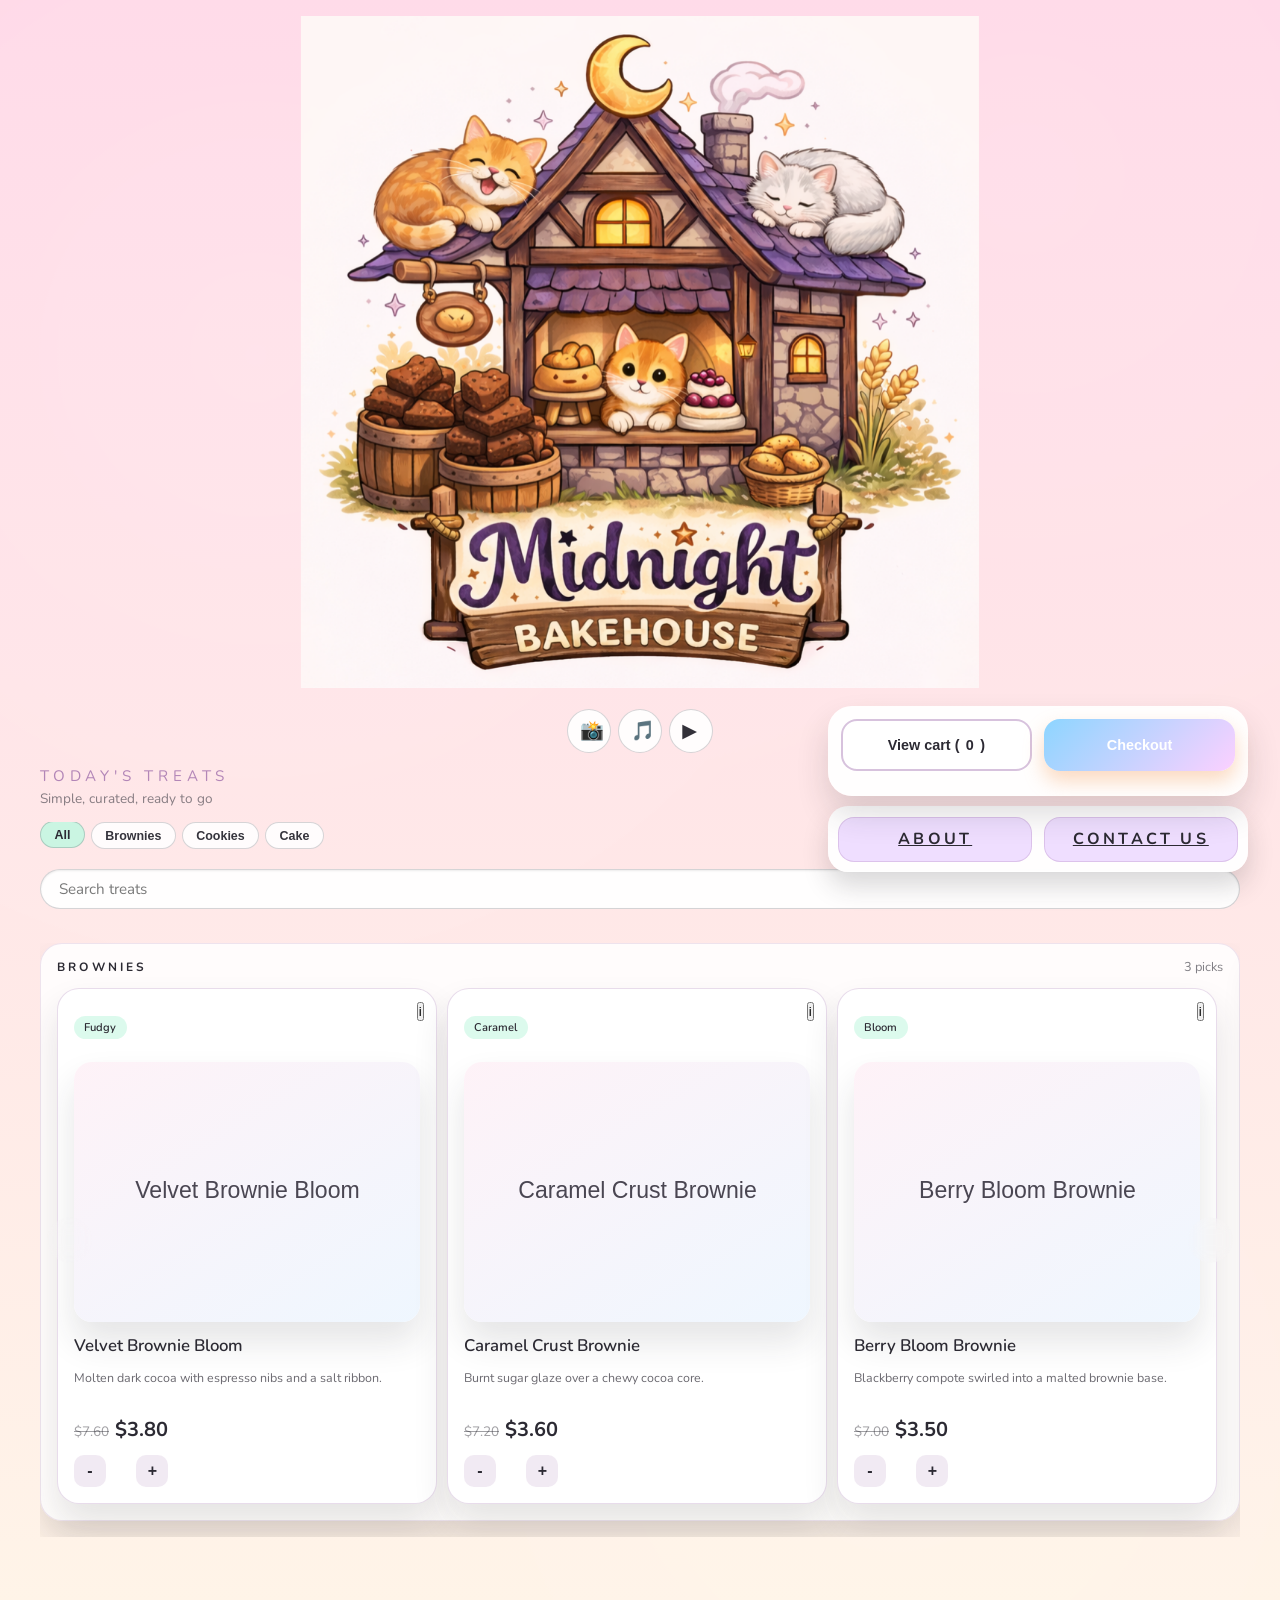
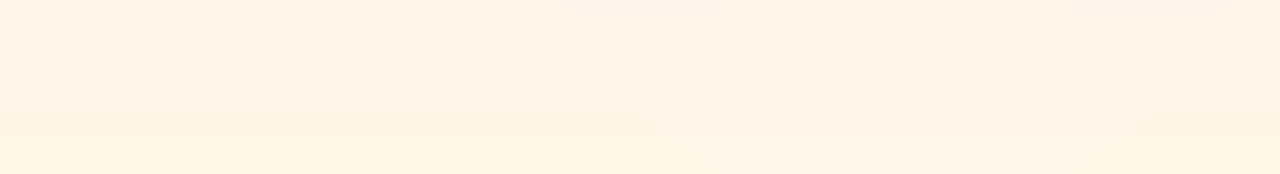
<file: index.html>
<!DOCTYPE html>
<html lang="en">
  <head>
    <meta charset="UTF-8" />
    <meta name="viewport" content="width=device-width,initial-scale=1" />
    <title>Midnight Bakehouse</title>
    <link rel="preconnect" href="https://fonts.googleapis.com" />
    <link rel="preconnect" href="https://fonts.gstatic.com" crossorigin />
    <link
      href="https://fonts.googleapis.com/css2?family=Fredoka:wght@400;500;600&family=Nunito:wght@400;600&display=swap"
      rel="stylesheet"
    />
    <link rel="stylesheet" href="styles.css?v=5" />
    <script defer src="app.js?v=4"></script>
  </head>
  <body>
    <div class="glitter" aria-hidden="true"></div>
    <div class="app-shell">
      <header class="hero">
        <img
          src="./Images/logo-v2.png"
          alt="Midnight Bakehouse logo"
          class="hero-logo"
          loading="lazy"
        />
      </header>

      <div class="social-strip" role="group" aria-label="Social links">
        <a class="social-link hero-social__item" href="https://www.instagram.com" target="_blank" rel="noreferrer">
          <span aria-hidden="true">📸</span>
          <span class="visually-hidden">Instagram</span>
        </a>
        <a class="social-link hero-social__item" href="https://www.tiktok.com" target="_blank" rel="noreferrer">
          <span aria-hidden="true">🎵</span>
          <span class="visually-hidden">TikTok</span>
        </a>
        <a class="social-link hero-social__item" href="https://www.youtube.com" target="_blank" rel="noreferrer">
          <span aria-hidden="true">▶️</span>
          <span class="visually-hidden">YouTube</span>
        </a>
      </div>

      <main>
        <section class="section-head">
          <div>
            <p class="section-title">Today's treats</p>
            <p class="section-subtitle">Simple, curated, ready to go</p>
          </div>
        </section>

        <div class="carousel-wrapper">
          <button
            id="scrollLeft"
            class="carousel-arrow carousel-arrow-left"
            type="button"
            aria-label="Show previous sections"
          >
            <span aria-hidden="true">&lt;</span>
          </button>
          <div id="productGrid" class="product-grid"></div>
          <button
            id="scrollRight"
            class="carousel-arrow carousel-arrow-right"
            type="button"
            aria-label="Show next sections"
          >
            <span aria-hidden="true">&gt;</span>
          </button>
        </div>
      </main>

      <div class="cart-scrim" id="cartScrim" hidden></div>

      <aside class="cart-panel" id="cartPanel" aria-live="polite" aria-hidden="true" hidden>
        <div class="cart-header">
          <p>Your quick cart</p>
          <button id="closeCart" class="icon-btn" type="button" aria-label="Close cart">&times;</button>
        </div>
        <div class="cart-body" id="cartBody">
          <p class="cart-empty">Add something sweet to get started.</p>
        </div>
        <div class="cart-footer">
          <p>
            Total
            <span id="cartTotal">$0.00</span>
          </p>
        </div>
      </aside>

      <div class="cart-actions" id="cartActions">
        <button id="cartToggle" class="ghost-btn cart-action-btn" type="button">
          View cart (<span id="cartCount">0</span>)
        </button>
        <button id="checkoutBtn" class="checkout-btn cart-action-btn" type="button">Checkout</button>
      </div>

      <div class="info-footer">
        <a class="info-link" href="about.html">About</a>
        <a class="info-link" href="contact.html">Contact Us</a>
      </div>

      <div class="snackbar" id="snackbar" role="status"></div>
    </div>
  </body>
</html>
</file>
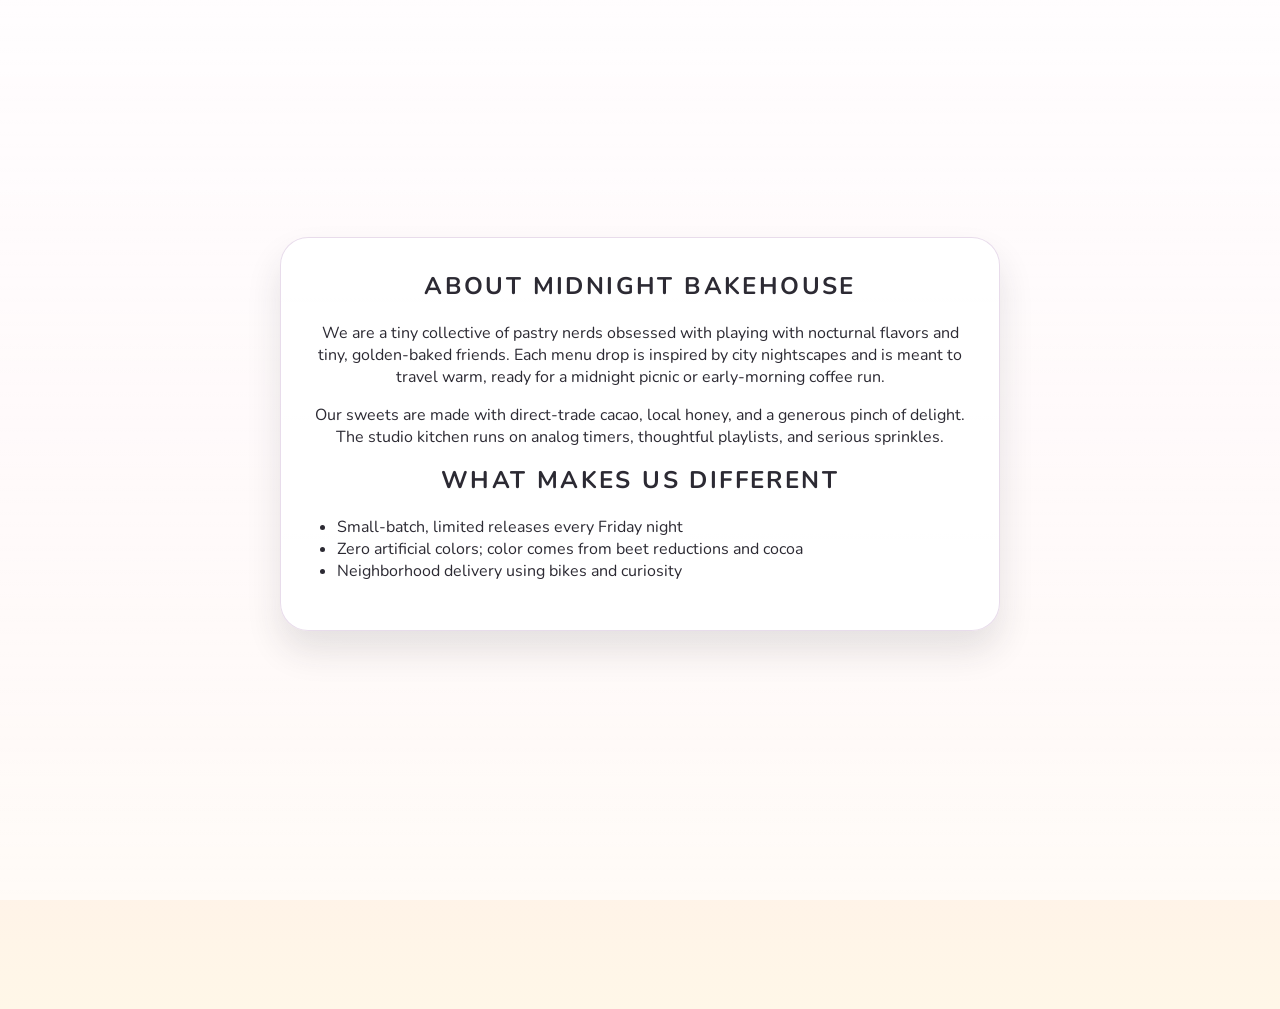
<file: about.html>
<!DOCTYPE html>
<html lang="en">
  <head>
    <meta charset="UTF-8" />
    <meta name="viewport" content="width=device-width,initial-scale=1" />
    <title>About Midnight Bakehouse</title>
    <link rel="preconnect" href="https://fonts.googleapis.com" />
    <link rel="preconnect" href="https://fonts.gstatic.com" crossorigin />
    <link
      href="https://fonts.googleapis.com/css2?family=Fredoka:wght@400;500;600&family=Nunito:wght@400;600&display=swap"
      rel="stylesheet"
    />
    <link rel="stylesheet" href="styles.css?v=4" />
  </head>
  <body>
    <main class="info-page">
      <section class="info-card">
        <h1>About Midnight Bakehouse</h1>
        <p>
          We are a tiny collective of pastry nerds obsessed with playing with
          nocturnal flavors and tiny, golden-baked friends. Each menu drop is
          inspired by city nightscapes and is meant to travel warm, ready for a
          midnight picnic or early-morning coffee run.
        </p>
        <p>
          Our sweets are made with direct-trade cacao, local honey, and a
          generous pinch of delight. The studio kitchen runs on analog timers,
          thoughtful playlists, and serious sprinkles.
        </p>
        <h2>What makes us different</h2>
        <ul>
          <li>Small-batch, limited releases every Friday night</li>
          <li>Zero artificial colors; color comes from beet reductions and cocoa</li>
          <li>Neighborhood delivery using bikes and curiosity</li>
        </ul>
      </section>
    </main>
  </body>
</html>
</file>
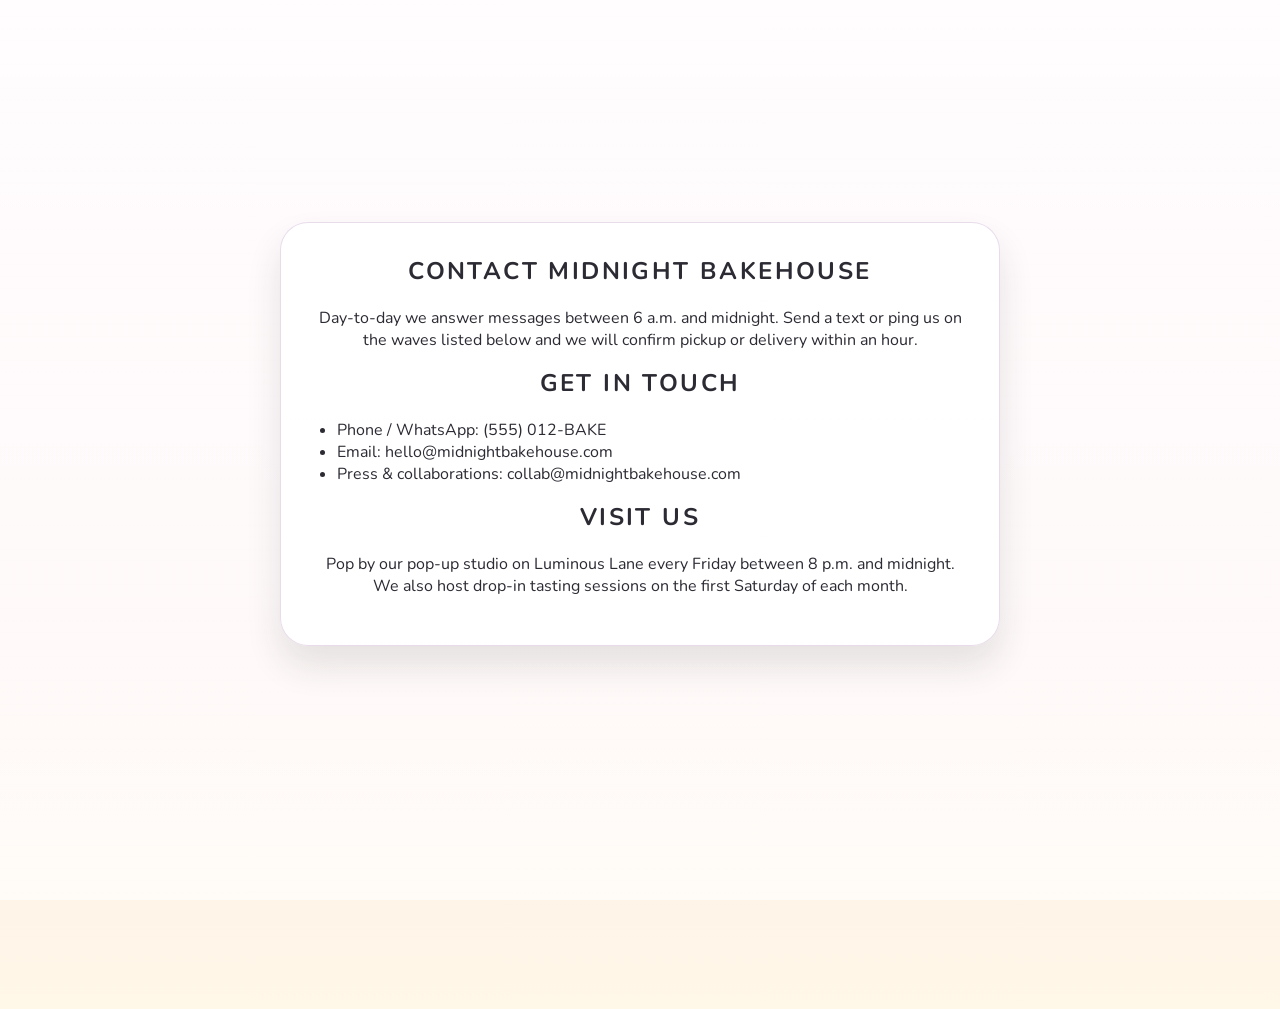
<file: contact.html>
<!DOCTYPE html>
<html lang="en">
  <head>
    <meta charset="UTF-8" />
    <meta name="viewport" content="width=device-width,initial-scale=1" />
    <title>Contact Midnight Bakehouse</title>
    <link rel="preconnect" href="https://fonts.googleapis.com" />
    <link rel="preconnect" href="https://fonts.gstatic.com" crossorigin />
    <link
      href="https://fonts.googleapis.com/css2?family=Fredoka:wght@400;500;600&family=Nunito:wght@400;600&display=swap"
      rel="stylesheet"
    />
    <link rel="stylesheet" href="styles.css?v=4" />
  </head>
  <body>
    <main class="info-page">
      <section class="info-card">
        <h1>Contact Midnight Bakehouse</h1>
        <p>
          Day-to-day we answer messages between 6 a.m. and midnight. Send a text
          or ping us on the waves listed below and we will confirm pickup or
          delivery within an hour.
        </p>
        <h2>Get in touch</h2>
        <ul>
          <li>Phone / WhatsApp: (555) 012-BAKE</li>
          <li>Email: hello@midnightbakehouse.com</li>
          <li>Press &amp; collaborations: collab@midnightbakehouse.com</li>
        </ul>
        <h2>Visit us</h2>
        <p>
          Pop by our pop-up studio on Luminous Lane every Friday between 8 p.m.
          and midnight. We also host drop-in tasting sessions on the first
          Saturday of each month.
        </p>
      </section>
    </main>
  </body>
</html>
</file>
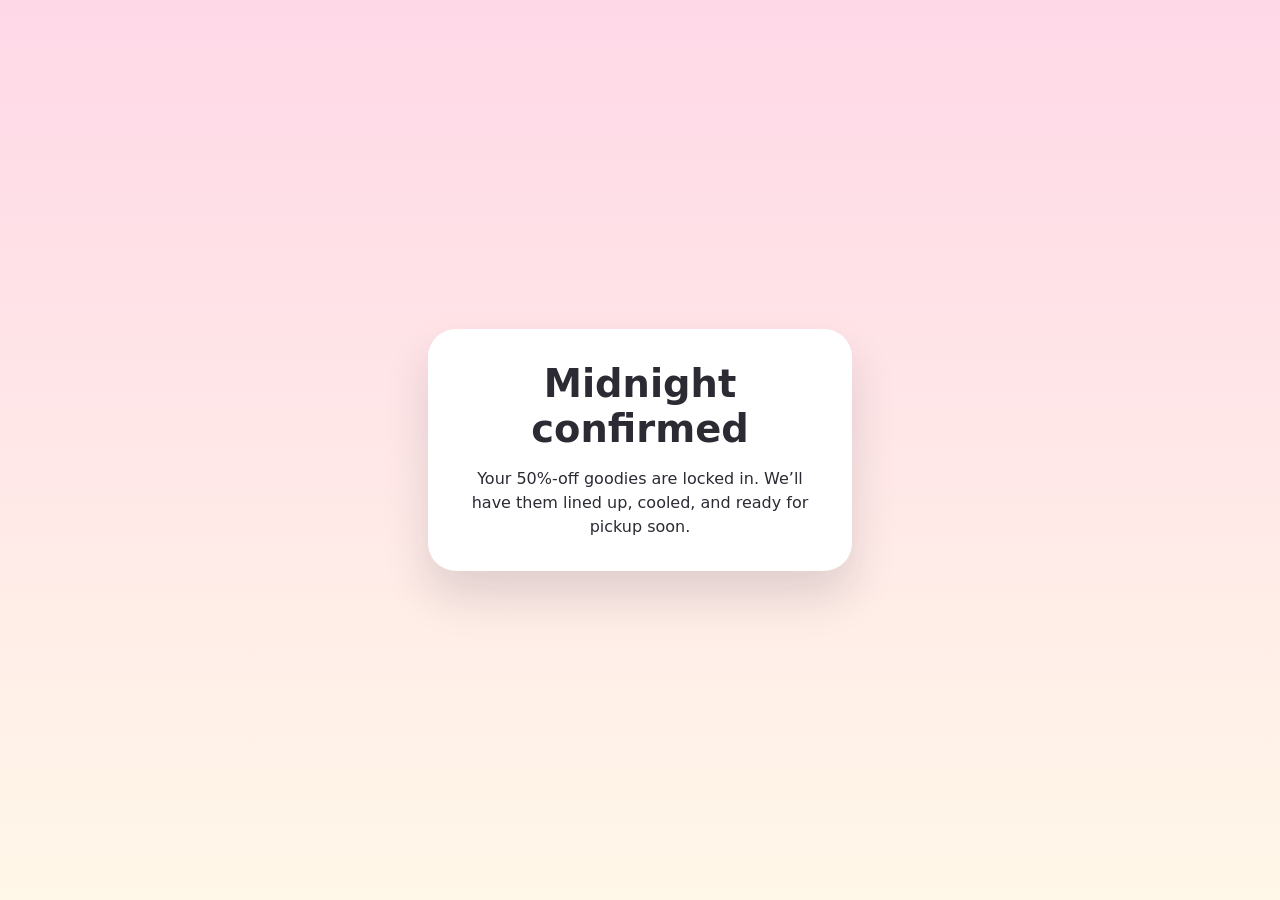
<file: success.html>
<!DOCTYPE html>
<html lang="en">
  <head>
    <meta charset="UTF-8" />
    <meta name="viewport" content="width=device-width,initial-scale=1" />
    <title>Order confirmed</title>
    <style>
      body {
        margin: 0;
        font-family: "Nunito", system-ui, -apple-system, BlinkMacSystemFont, sans-serif;
        background: linear-gradient(180deg, #ffd8e7, #fff7e8);
        display: flex;
        align-items: center;
        justify-content: center;
        min-height: 100vh;
        text-align: center;
        color: #2c2a33;
      }

      .card {
        background: white;
        border-radius: 28px;
        padding: 2rem;
        box-shadow: 0 25px 45px rgba(43, 42, 51, 0.15);
        max-width: 360px;
      }

      .card h1 {
        margin: 0;
        font-size: 2.4rem;
        font-family: "Fredoka", system-ui, sans-serif;
      }

      .card p {
        margin: 1rem 0 0;
        line-height: 1.5;
      }
    </style>
  </head>
  <body>
    <div class="card">
      <h1>Midnight confirmed</h1>
      <p>Your 50%-off goodies are locked in. We’ll have them lined up, cooled, and ready for pickup soon.</p>
    </div>
  </body>
</html>
</file>
<file: styles.css>
:root {
  --soft-pink: #ffd8e7;
  --soft-lavender: #f3d4ff;
  --soft-cream: #fff7e8;
  --soft-mint: #c6f7e2;
  --text-dark: #2c2a33;
  --shadow: 0 30px 45px rgba(43, 42, 51, 0.1);
  --card-shadow: 0 20px 35px rgba(43, 42, 51, 0.12);
}

*,
*::before,
*::after {
  box-sizing: border-box;
}

.app-shell {
  padding: 1.2rem 0.9rem;
  min-height: 100vh;
  display: flex;
  flex-direction: column;
  gap: 0.8rem;
  justify-content: flex-start;
  overflow: visible;
}

body {
  margin: 0;
  min-height: 100vh;
  font-family: "Nunito", system-ui, -apple-system, BlinkMacSystemFont, sans-serif;
  background: linear-gradient(180deg, var(--soft-pink), var(--soft-cream));
  color: var(--text-dark);
  position: relative;
  overflow-x: hidden;
  padding-bottom: calc(6.8rem + env(safe-area-inset-bottom));
}

.info-page {
  min-height: 100vh;
  display: flex;
  align-items: center;
  justify-content: center;
  padding: 2rem 1rem 4rem;
  text-align: center;
  background: linear-gradient(180deg, rgba(255, 255, 255, 0.95), rgba(255, 255, 255, 0.65));
}

.info-card {
  max-width: 720px;
  width: 100%;
  background: rgba(255, 255, 255, 0.9);
  border-radius: 28px;
  padding: 2rem;
  box-shadow: var(--card-shadow);
  border: 1px solid rgba(140, 82, 157, 0.2);
}

.info-card h1,
.info-card h2 {
  margin-top: 0;
  letter-spacing: 0.15rem;
  text-transform: uppercase;
}

.info-card ul {
  text-align: left;
  padding-left: 1.5rem;
}

.glitter {
  position: absolute;
  inset: 0;
  background-image: radial-gradient(circle at 20% 20%, rgba(255, 255, 255, 0.6) 0, rgba(255, 255, 255, 0) 40%),
    radial-gradient(circle at 80% 10%, rgba(255, 255, 255, 0.45) 0, rgba(255, 255, 255, 0) 35%),
    radial-gradient(circle at 70% 80%, rgba(255, 255, 255, 0.35) 0, rgba(255, 255, 255, 0) 30%);
  opacity: 0.25;
  pointer-events: none;
  z-index: 0;
  mix-blend-mode: screen;
}

body::before {
  content: "";
  position: fixed;
  inset: 0;
  background-image: url("https://images.unsplash.com/photo-1512058564366-c9e3cdb7c3c0?auto=format&fit=crop&w=1200&q=70&blend=ffffff&sat=-30&blend-mode=multiply");
  background-size: cover;
  background-position: center;
  opacity: 0.12;
  pointer-events: none;
  z-index: -1;
}

.hero {
  background: transparent;
  border-radius: 0;
  padding: 0;
  box-shadow: none;
  border: none;
  position: relative;
  overflow: visible;
  isolation: isolate;
  min-height: 0;
  display: flex;
  flex-direction: column;
  align-items: center;
  justify-content: center;
}

.social-links {
  display: flex;
  gap: 0.5rem;
  margin-top: 0.5rem;
}

.social-link {
  font-size: 0.75rem;
  letter-spacing: 0.18rem;
  text-transform: uppercase;
  padding: 0.35rem 0.75rem;
  border-radius: 999px;
  border: 1px solid rgba(44, 42, 51, 0.2);
  background: rgba(255, 255, 255, 0.9);
  color: var(--text-dark);
  text-decoration: none;
}

.social-link:hover {
  border-color: rgba(140, 82, 157, 0.5);
}

.hero-logo {
  height: auto;
  width: min(96vw, 3480px);
  max-width: 3480px;
  max-height: 48rem;
  margin: 0 auto;
  position: relative;
  z-index: 1;
  display: block;
  object-fit: contain;
}

.hero-social__item {
  width: 2.75rem;
  height: 2.75rem;
  border-radius: 999px;
  background: rgba(255, 255, 255, 0.9);
  border: 1px solid rgba(44, 42, 51, 0.2);
  display: grid;
  place-items: center;
  font-size: 1.2rem;
  transition: transform 0.2s ease, border-color 0.2s ease;
}

.hero-social__item:hover,
.hero-social__item:focus-visible {
  transform: translateY(-2px);
  border-color: rgba(140, 82, 157, 0.6);
}

.social-strip {
  margin-top: 0.5rem;
  display: flex;
  justify-content: center;
  gap: 0.45rem;
}

.visually-hidden {
  position: absolute;
  width: 1px;
  height: 1px;
  padding: 0;
  margin: -1px;
  overflow: hidden;
  clip: rect(0, 0, 0, 0);
  white-space: nowrap;
  border: 0;
}

main {
  flex: 1;
  display: flex;
  flex-direction: column;
  gap: 0.5rem;
  min-height: 0;
}

.section-head {
  display: flex;
  align-items: center;
  justify-content: flex-start;
  gap: 1rem;
  margin-bottom: 0.4rem;
  flex-wrap: wrap;
}

.category-tabs {
  display: flex;
  gap: 0.35rem;
  margin-bottom: 0.35rem;
  padding-bottom: 0.4rem;
  overflow-x: auto;
  scroll-snap-type: x proximity;
}

.category-tabs button {
  scroll-snap-align: start;
  border-radius: 999px;
  border: 1px solid rgba(44, 42, 51, 0.2);
  background: rgba(255, 255, 255, 0.88);
  padding: 0.35rem 0.85rem;
  font-weight: 600;
  font-size: 0.78rem;
  color: var(--text-dark);
  cursor: pointer;
  transition: transform 0.2s ease, background 0.3s ease;
}

.category-tabs button.active,
.category-tabs button:hover {
  background: rgba(197, 247, 226, 0.9);
  transform: translateY(-1px);
}
.section-title {
  font-size: 0.95rem;
  text-transform: uppercase;
  letter-spacing: 0.3rem;
  margin: 0;
  color: rgba(140, 82, 157, 0.7);
}

.section-subtitle {
  margin: 0.2rem 0 0;
  color: rgba(44, 42, 51, 0.6);
  font-size: 0.85rem;
}

.search-bar {
  margin-bottom: 1rem;
  padding-bottom: 0.35rem;
}

.search-bar input {
  width: 100%;
  border-radius: 999px;
  border: 1px solid rgba(44, 42, 51, 0.2);
  background: rgba(255, 255, 255, 0.95);
  padding: 0.55rem 1.1rem;
  font-size: 0.95rem;
  font-family: inherit;
  color: var(--text-dark);
  box-shadow: inset 0 1px 2px rgba(0, 0, 0, 0.08);
}

.carousel-wrapper {
  position: relative;
  display: flex;
  align-items: stretch;
  gap: 0;
  margin: 0.25rem 0 1rem;
  width: 100%;
  overflow: hidden;
  justify-content: center;
}

.carousel-arrow {
  position: absolute;
  top: 50%;
  transform: translateY(-50%);
  border: none;
  background: rgba(255, 255, 255, 0.92);
  border-radius: 999px;
  width: 2.8rem;
  height: 2.8rem;
  color: var(--text-dark);
  box-shadow: var(--shadow);
  cursor: pointer;
  flex-shrink: 0;
  z-index: 2;
  display: grid;
  place-items: center;
  backdrop-filter: blur(8px);
}

.carousel-arrow span {
  display: block;
  font-size: 1.2rem;
  font-weight: 800;
  line-height: 1;
}

.carousel-arrow-left {
  left: 0.45rem;
}

.carousel-arrow-right {
  right: 0.45rem;
}

.carousel-arrow:disabled {
  opacity: 0.4;
  cursor: not-allowed;
}

.product-grid {
  display: flex;
  gap: 1rem;
  overflow-x: auto;
  padding-bottom: 1rem;
  scroll-snap-type: x mandatory;
  scroll-behavior: smooth;
  flex: 1;
  min-width: 0;
  max-width: 100%;
  align-items: flex-start;
  scroll-padding: 0;
}
.product-grid::-webkit-scrollbar {
  display: none;
}

.empty-state {
  text-align: center;
  color: rgba(44, 42, 51, 0.6);
  font-size: 0.95rem;
  padding: 1rem 0;
}

.category-section {
  background: rgba(255, 255, 255, 0.85);
  border-radius: 22px;
  padding: 0.9rem 1rem 1rem;
  border: 1px solid rgba(140, 82, 157, 0.15);
  box-shadow: var(--card-shadow);
  min-width: 100%;
  max-width: 100%;
  flex: 0 0 auto;
  scroll-snap-align: start;
  height: auto;
  display: flex;
  flex-direction: column;
  justify-content: flex-start;
}

.category-heading {
  display: flex;
  justify-content: space-between;
  align-items: baseline;
  margin-bottom: 0.75rem;
}

.category-heading p {
  margin: 0;
  font-weight: 700;
  letter-spacing: 0.2rem;
  text-transform: uppercase;
  font-size: 0.75rem;
}

.category-heading span {
  font-size: 0.8rem;
  color: rgba(44, 42, 51, 0.6);
}

.category-grid {
  display: grid;
  grid-template-columns: repeat(auto-fit, minmax(150px, 1fr));
  gap: 0.6rem;
  flex: 1;
  overflow: visible;
  padding-right: 0.35rem;
}

.category-grid::-webkit-scrollbar {
  display: none;
}

.category-grid .product-card {
  min-height: auto;
}

.product-card {
  background: #ffffff;
  padding: 1rem;
  border-radius: 22px;
  box-shadow: var(--card-shadow);
  position: relative;
  overflow: hidden;
  min-height: auto;
  display: flex;
  flex-direction: column;
  gap: 0.75rem;
  border: 1px solid rgba(140, 82, 157, 0.2);
  width: 100%;
  align-self: stretch;
}

.counter-controls {
  display: flex;
  align-items: center;
  gap: 0.35rem;
}

.counter-btn {
  border: none;
  width: 2rem;
  height: 2rem;
  border-radius: 10px;
  background: rgba(140, 82, 157, 0.12);
  color: var(--text-dark);
  font-weight: 700;
  font-size: 1rem;
  cursor: pointer;
  transition: transform 0.15s ease;
}

.counter-value {
  min-width: 1.2rem;
  text-align: center;
  font-weight: 700;
  font-size: 1rem;
  display: inline-block;
}

.counter-value[data-empty="true"] {
  visibility: hidden;
}

.product-card::after {
  display: none;
}
.product-image {
  border-radius: 18px;
  aspect-ratio: 4 / 3;
  object-fit: cover;
  width: 100%;
  box-shadow: var(--card-shadow);
}

.product-badge {
  background: rgba(197, 247, 226, 0.6);
  border-radius: 999px;
  padding: 0.25rem 0.65rem;
  font-size: 0.7rem;
  font-weight: 600;
  align-self: flex-start;
  color: var(--text-dark);
}

.product-name {
  font-size: 1.05rem;
  margin: 0;
  font-weight: 600;
}

.product-desc {
  margin: 0;
  color: rgba(44, 42, 51, 0.7);
  font-size: 0.78rem;
  min-height: 2.2rem;
}

.price-stack {
  display: flex;
  align-items: baseline;
  flex-wrap: wrap;
  gap: 0.35rem;
}

.product-card {
  position: relative;
}

.info-btn {
  position: absolute;
  top: 0.8rem;
  right: 0.8rem;
  padding: 0;
}

.info-btn:focus-visible,
.info-btn:hover {
  transform: translateY(-1px);
  outline: none;
}

.product-price {
  font-weight: 700;
  font-size: 1.25rem;
}

.original-price {
  font-size: 0.85rem;
  color: rgba(44, 42, 51, 0.45);
  text-decoration: line-through;
}

.add-btn {
  align-self: flex-end;
  padding: 0.45rem 0.95rem;
  border: none;
  border-radius: 999px;
  background: linear-gradient(135deg, #ffc0d1, #ffb4a2);
  color: var(--text-dark);
  font-weight: 600;
  box-shadow: var(--shadow);
  cursor: pointer;
  font-size: 0.9rem;
}

.add-btn:active,
.control-btn:active,
.carousel-arrow:active,
.ghost-btn:active,
.checkout-btn:active {
  transform: scale(0.98);
}

.ghost-btn {
  border: 2px solid rgba(140, 82, 157, 0.35);
  background: rgba(255, 255, 255, 0.88);
  padding: 0.45rem 0.8rem;
  border-radius: 16px;
  font-weight: 600;
  font-size: 0.9rem;
  color: var(--text-dark);
  cursor: pointer;
  display: inline-flex;
  align-items: center;
  justify-content: center;
  gap: 0.4rem;
}

.cart-actions {
  position: fixed;
  left: 0.75rem;
  right: 0.75rem;
  bottom: calc(5rem + env(safe-area-inset-bottom));
  display: grid;
  grid-template-columns: repeat(2, minmax(0, 1fr));
  grid-template-rows: auto minmax(0, auto);
  gap: 0.75rem;
  z-index: 120;
  padding: 0.8rem;
  border-radius: 24px;
  background: rgba(255, 255, 255, 0.95);
  box-shadow: 0 18px 32px rgba(43, 42, 51, 0.16);
  backdrop-filter: blur(10px);
}

.cart-action-btn {
  min-height: 3.25rem;
}

.info-link {
  flex: 1;
  text-align: center;
  border-radius: 16px;
  padding: 0.65rem 0;
  font-weight: 700;
  color: var(--text-dark);
  background: rgba(233, 209, 255, 0.7);
  border: 1px solid rgba(140, 82, 157, 0.2);
  text-transform: uppercase;
  letter-spacing: 0.2rem;
}

.info-footer {
  position: fixed;
  left: 0.6rem;
  right: 0.6rem;
  bottom: 0.5rem;
  display: flex;
  justify-content: space-between;
  gap: 0.75rem;
  z-index: 115;
  padding: 0.65rem;
  border-radius: 20px;
  background: rgba(255, 255, 255, 0.95);
  box-shadow: 0 14px 26px rgba(43, 42, 51, 0.18);
  backdrop-filter: blur(8px);
}

.ingredients-modal {
  position: fixed;
  inset: 0;
  background: rgba(44, 42, 51, 0.65);
  display: none;
  align-items: center;
  justify-content: center;
  padding: 1rem;
  z-index: 170;
}

.ingredients-modal.open {
  display: flex;
}

.ingredients-dialog {
  background: #fff;
  border-radius: 24px;
  padding: 1.5rem 2rem;
  max-width: 480px;
  width: 100%;
  box-shadow: 0 20px 32px rgba(43, 42, 51, 0.15);
  position: relative;
}

.ingredients-dialog h3 {
  margin-top: 0;
  margin-bottom: 0.5rem;
  text-transform: uppercase;
  letter-spacing: 0.2rem;
}

.ingredients-dialog ul {
  padding-left: 1.3rem;
  margin: 0;
}

.ingredients-dialog li {
  margin-bottom: 0.35rem;
  font-size: 0.95rem;
}

.ingredients-close {
  position: absolute;
  top: 0.5rem;
  right: 0.5rem;
  border: none;
  background: transparent;
  font-size: 1.5rem;
  cursor: pointer;
  color: var(--text-dark);
}

.cart-scrim {
  position: fixed;
  inset: 0;
  background: rgba(44, 42, 51, 0.24);
  backdrop-filter: blur(4px);
  opacity: 0;
  pointer-events: none;
  transition: opacity 0.25s ease;
  z-index: 130;
}

.cart-panel {
  position: fixed;
  left: 0.5rem;
  right: 0.5rem;
  bottom: 0.5rem;
  width: auto;
  transform: translateY(calc(100% + 1rem));
  opacity: 0;
  pointer-events: none;
  transition: transform 0.3s ease, opacity 0.2s ease;
  background: #fff;
  border-radius: 24px;
  box-shadow: var(--shadow);
  z-index: 140;
  border: 1px solid rgba(140, 82, 157, 0.14);
  overflow: hidden;
  max-height: min(78svh, 34rem);
  display: grid;
  grid-template-rows: auto minmax(0, 1fr) auto;
}

.cart-panel[hidden] {
  display: none !important;
}

.cart-panel.open {
  transform: translateY(0);
  opacity: 1;
  pointer-events: auto;
}

body.cart-open .cart-scrim {
  opacity: 1;
  pointer-events: auto;
}

.cart-header,
.cart-footer {
  padding: 1rem 1.25rem;
  display: flex;
  align-items: center;
  justify-content: space-between;
  gap: 1rem;
}

.cart-header p,
.cart-footer p {
  margin: 0;
  color: var(--text-dark);
  font-weight: 600;
}

.cart-body {
  min-height: 0;
  overflow: auto;
  padding: 0 1.25rem 1.25rem;
  overscroll-behavior: contain;
}

.cart-item {
  display: flex;
  justify-content: space-between;
  gap: 0.5rem;
  padding: 0.5rem 0;
  border-bottom: 1px dashed #e1cbb5;
}

.cart-item:last-child {
  border-bottom: none;
}

.cart-item-main {
  flex: 1;
}

.cart-item-title {
  margin: 0;
  font-weight: 600;
}

.cart-item-desc {
  margin: 0.15rem 0 0;
  font-size: 0.85rem;
  color: rgba(44, 42, 51, 0.6);
}

.cart-item-controls {
  display: flex;
  align-items: center;
  gap: 0.35rem;
}

.control-btn {
  border: none;
  background: rgba(140, 82, 157, 0.12);
  padding: 0.15rem 0.45rem;
  border-radius: 6px;
  font-weight: 700;
  cursor: pointer;
  color: var(--text-dark);
}

.checkout-btn {
  border: none;
  border-radius: 16px;
  padding: 0.68rem 0.9rem;
  font-size: 0.9rem;
  font-weight: 700;
  background: linear-gradient(135deg, #8dd5ff, #fcd0ff);
  color: white;
  cursor: pointer;
  box-shadow: 0 10px 20px rgba(244, 162, 97, 0.4);
  min-width: 160px;
}

.cart-footer {
  display: flex;
  border-top: 1px solid rgba(44, 42, 51, 0.08);
  background: rgba(255, 255, 255, 0.96);
  position: relative;
  z-index: 1;
  justify-content: center;
}

.cart-item-total {
  font-size: 0.9rem;
  font-weight: 600;
  color: var(--text-dark);
  margin-left: auto;
}

.icon-btn {
  border: none;
  background: transparent;
  font-size: 1.6rem;
  line-height: 1;
  width: 2.25rem;
  height: 2.25rem;
  border-radius: 999px;
  cursor: pointer;
  color: var(--text-dark);
  display: grid;
  place-items: center;
}

.snackbar {
  position: fixed;
  bottom: 5rem;
  left: 50%;
  transform: translateX(-50%);
  background: rgba(255, 255, 255, 0.9);
  color: var(--text-dark);
  padding: 0.75rem 1.2rem;
  border-radius: 999px;
  opacity: 0;
  pointer-events: none;
  transition: opacity 0.2s ease;
}

.snackbar.show {
  opacity: 1;
  pointer-events: auto;
}

.cart-empty {
  margin: 2rem 0;
  text-align: center;
  color: rgba(44, 42, 51, 0.45);
}

@media (min-width: 768px) {
  .app-shell {
    padding: 1rem 2.5rem 7rem;
  }

  .cart-actions {
    left: auto;
    right: 2rem;
    bottom: calc(6.5rem + env(safe-area-inset-bottom));
    width: min(420px, calc(100vw - 4rem));
  }

  .info-footer {
    right: 2rem;
    left: auto;
    width: min(420px, calc(100vw - 4rem));
    bottom: 1.75rem;
  }

  .cart-panel {
    left: auto;
    right: 2rem;
    bottom: 6.75rem;
    width: 360px;
    max-height: min(70vh, 36rem);
  }

  .product-card {
    min-height: 220px;
  }

  .hero-logo {
    width: min(84vw, 2880px);
    max-height: 42rem;
  }
}

@media (max-width: 640px) {
  body {
    padding-bottom: calc(7.5rem + env(safe-area-inset-bottom));
  }

  main {
    overflow-y: auto;
    padding-bottom: 0.4rem;
  }

  .category-section {
    min-width: calc(100vw - 0.9rem);
    max-width: calc(100vw - 0.9rem);
    padding: 0.65rem;
  }

  .category-tabs button {
    font-size: 0.74rem;
    padding: 0.3rem 0.7rem;
  }

  .carousel-arrow {
    width: 2.15rem;
    height: 2.15rem;
    top: 8.5rem;
    transform: none;
    box-shadow: 0 10px 20px rgba(43, 42, 51, 0.14);
  }

  .carousel-arrow-left {
    left: 0.1rem;
  }

  .carousel-arrow-right {
    right: 0.1rem;
  }

  .hero-logo {
    width: min(98vw, 2520px);
    max-height: 40rem;
  }

  .app-shell {
    padding: 0.45rem 0.45rem 1rem;
    min-height: 100svh;
    height: auto;
  }

  .product-grid {
    align-items: flex-start;
    padding-bottom: 0.25rem;
  }

  .category-grid {
    gap: 0.5rem;
    padding-right: 0;
    grid-template-columns: repeat(2, minmax(0, 1fr));
  }

  .product-card {
    display: flex;
    flex-direction: column;
    gap: 0.35rem;
    padding: 0.5rem;
    border-radius: 14px;
    overflow: visible;
  }

  .product-image {
    aspect-ratio: 1 / 1;
    height: auto;
    min-height: 0;
    object-position: center;
    background: linear-gradient(135deg, #fff3f8, #f7fbff);
    border-radius: 12px;
  }

  .product-badge {
    margin: 0;
    font-size: 0.62rem;
    padding: 0.2rem 0.45rem;
  }

  .product-name {
    font-size: 0.82rem;
    line-height: 1.15;
  }

  .product-desc {
    min-height: 0;
    font-size: 0.66rem;
    line-height: 1.2;
  }

  .price-stack {
    justify-content: flex-start;
    gap: 0.2rem;
  }

  .add-btn {
    align-self: flex-start;
    padding: 0.34rem 0.6rem;
    font-size: 0.74rem;
  }

  .ghost-btn {
    width: 100%;
    padding: 0.45rem 0.7rem;
    font-size: 0.84rem;
    border-radius: 999px;
  }

  .cart-actions {
    left: 0.45rem;
    right: 0.45rem;
    bottom: calc(3.8rem + env(safe-area-inset-bottom));
    gap: 0.55rem;
    padding: 0.65rem;
    border-radius: 20px;
  }

  .info-footer {
    left: 0.35rem;
    right: 0.35rem;
    bottom: 0.35rem;
  }

  .checkout-btn {
    padding: 0.58rem 0.8rem;
    min-width: 0;
    width: 100%;
    font-size: 0.84rem;
  }

  .cart-body {
    padding: 0 1rem 1rem;
  }

  .cart-item {
    align-items: center;
  }

  .cart-panel {
    left: 0.45rem;
    right: 0.45rem;
    bottom: 5.6rem;
    max-height: min(72svh, 32rem);
    border-radius: 22px;
  }

  .cart-header,
  .cart-footer {
    padding: 0.9rem 1rem;
  }

  .cart-footer {
    align-items: stretch;
    flex-direction: column;
  }

  .cart-footer p {
    display: flex;
    align-items: center;
    justify-content: space-between;
    width: 100%;
  }

  .control-btn {
    min-width: 2rem;
    min-height: 2rem;
    padding: 0;
    display: grid;
    place-items: center;
  }
}
</file>
